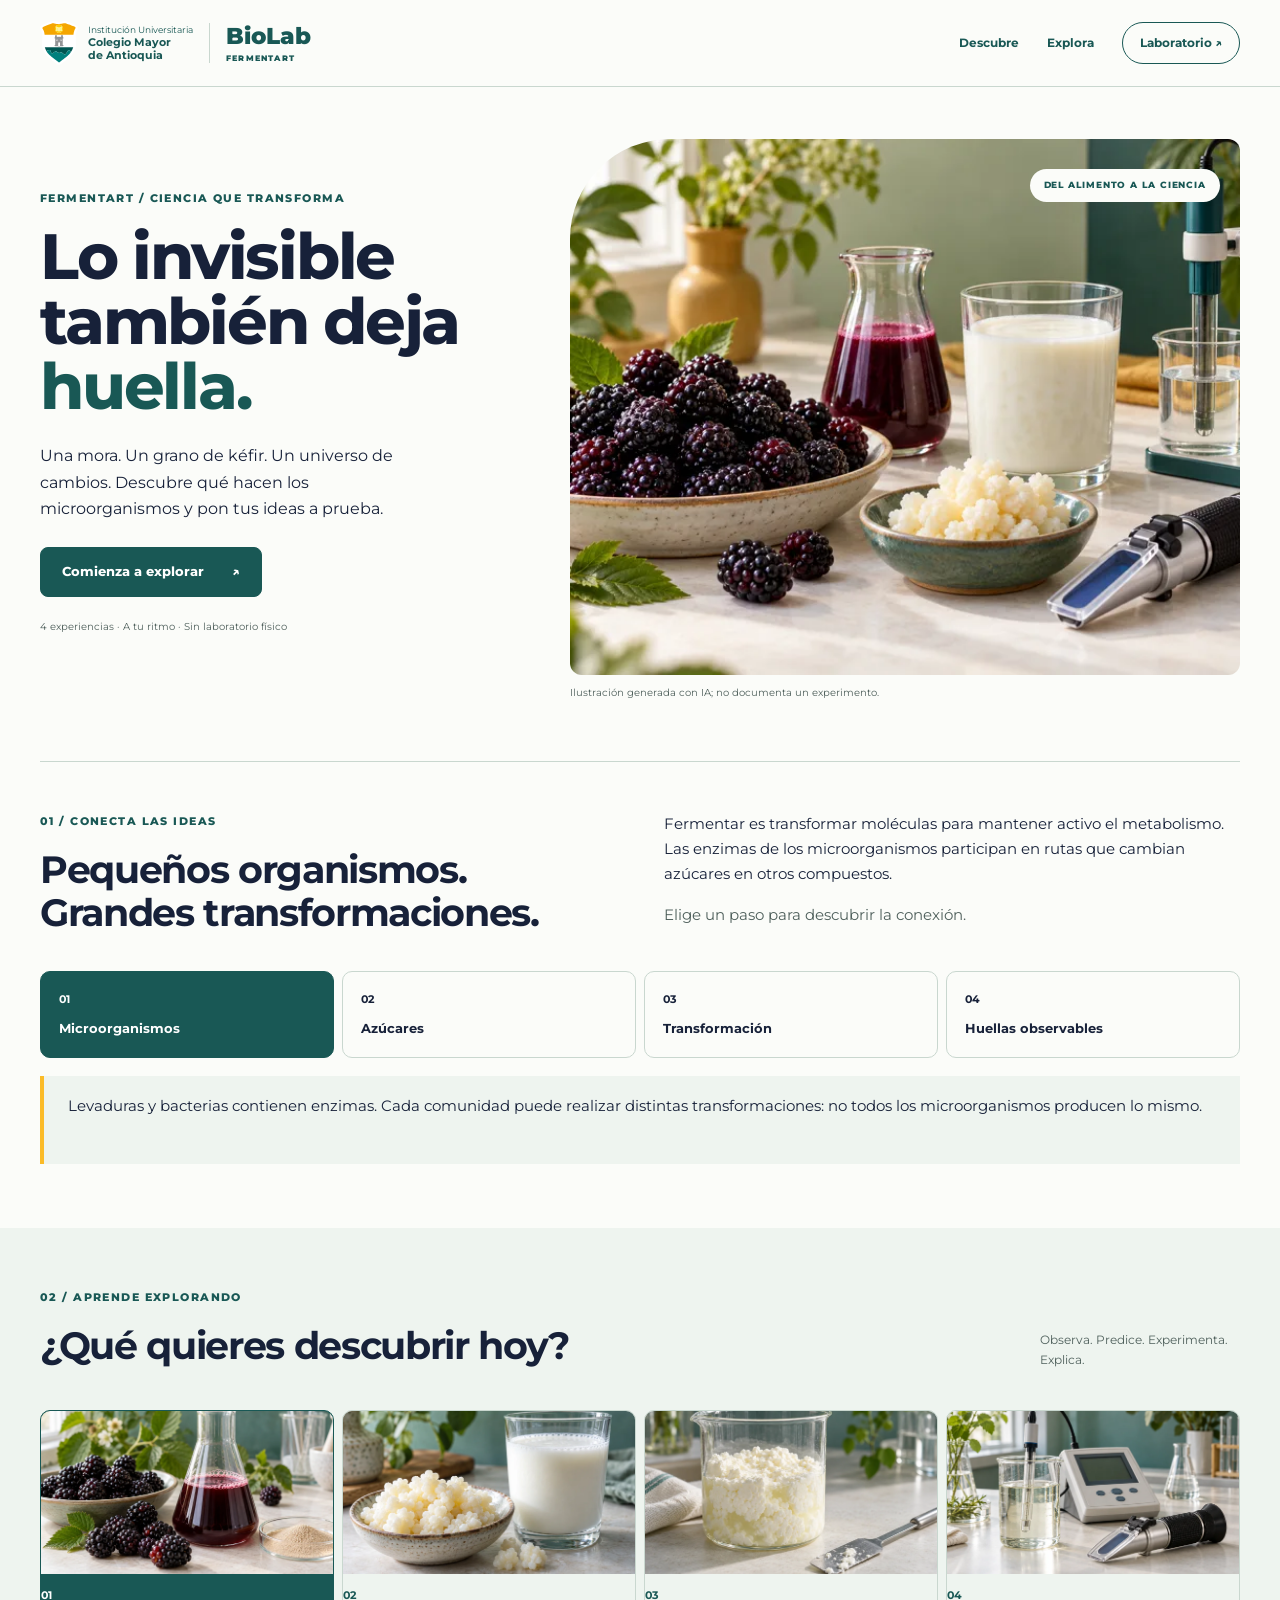
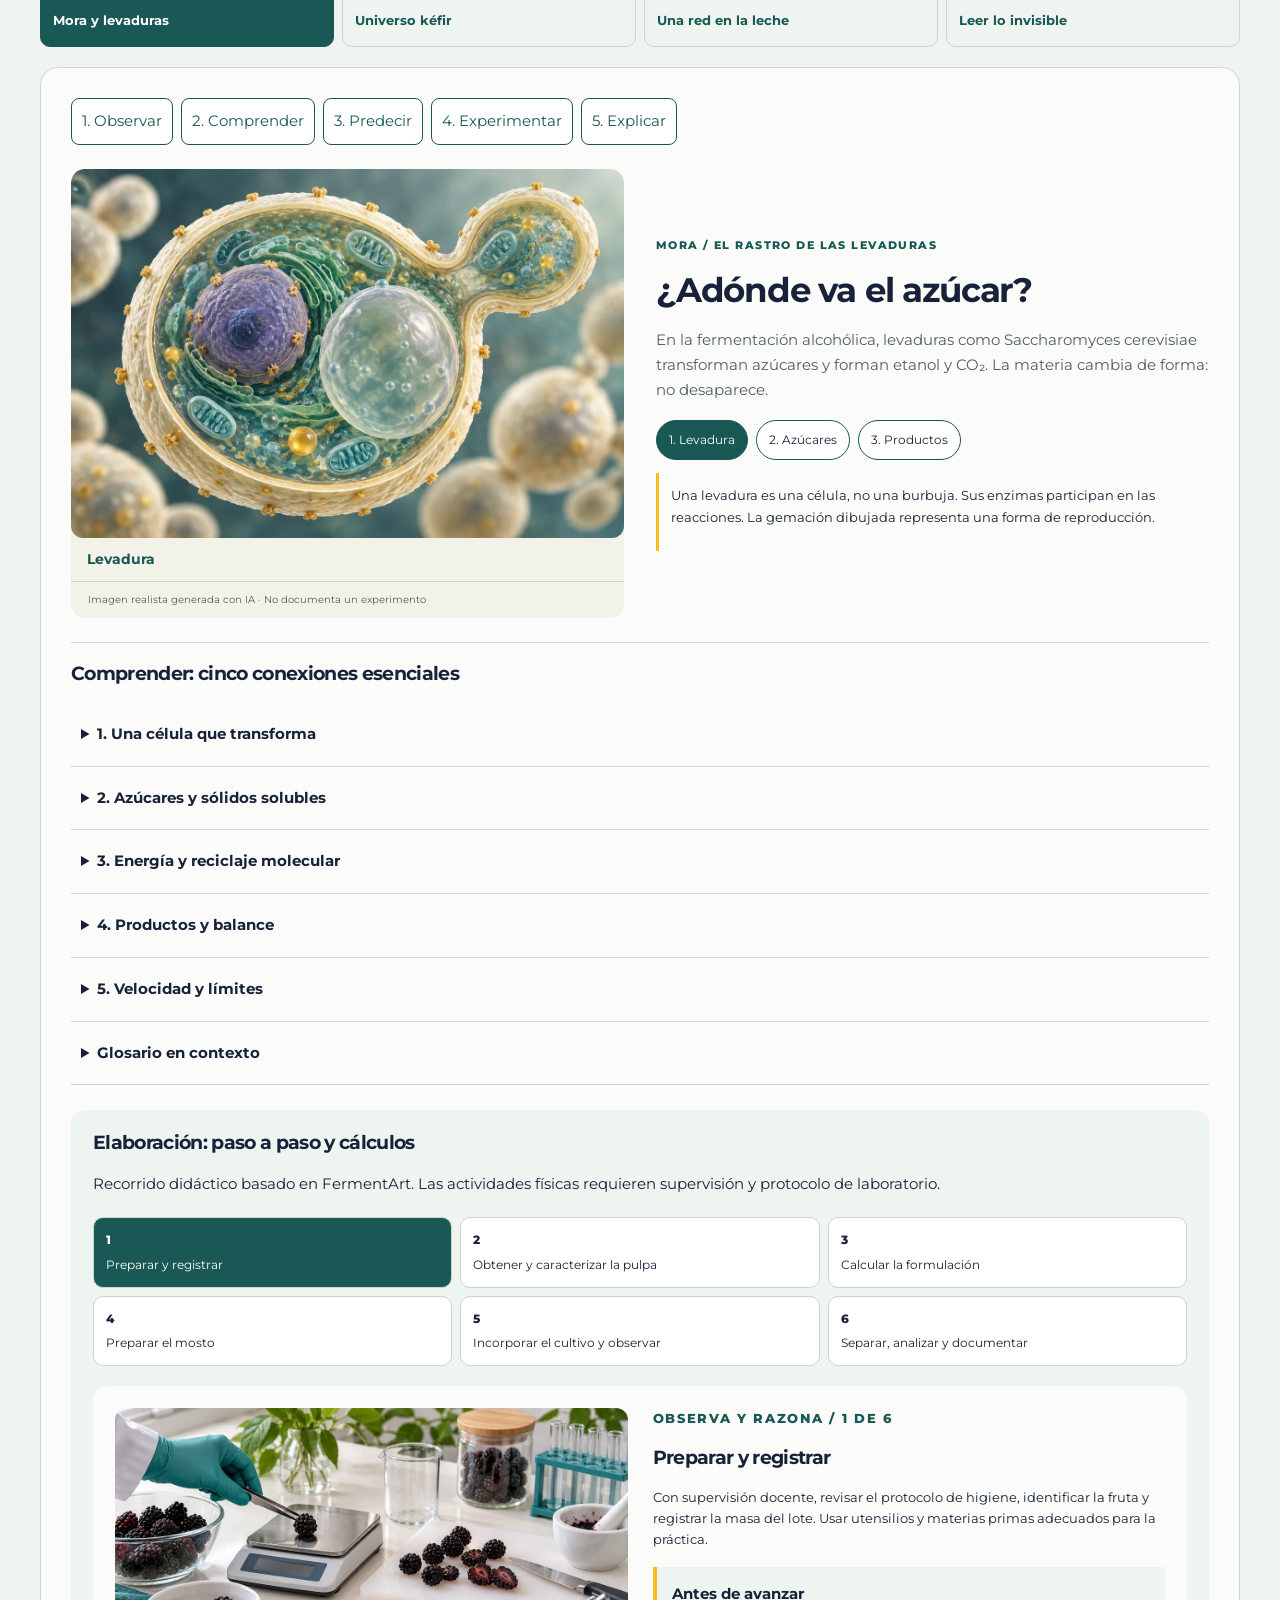
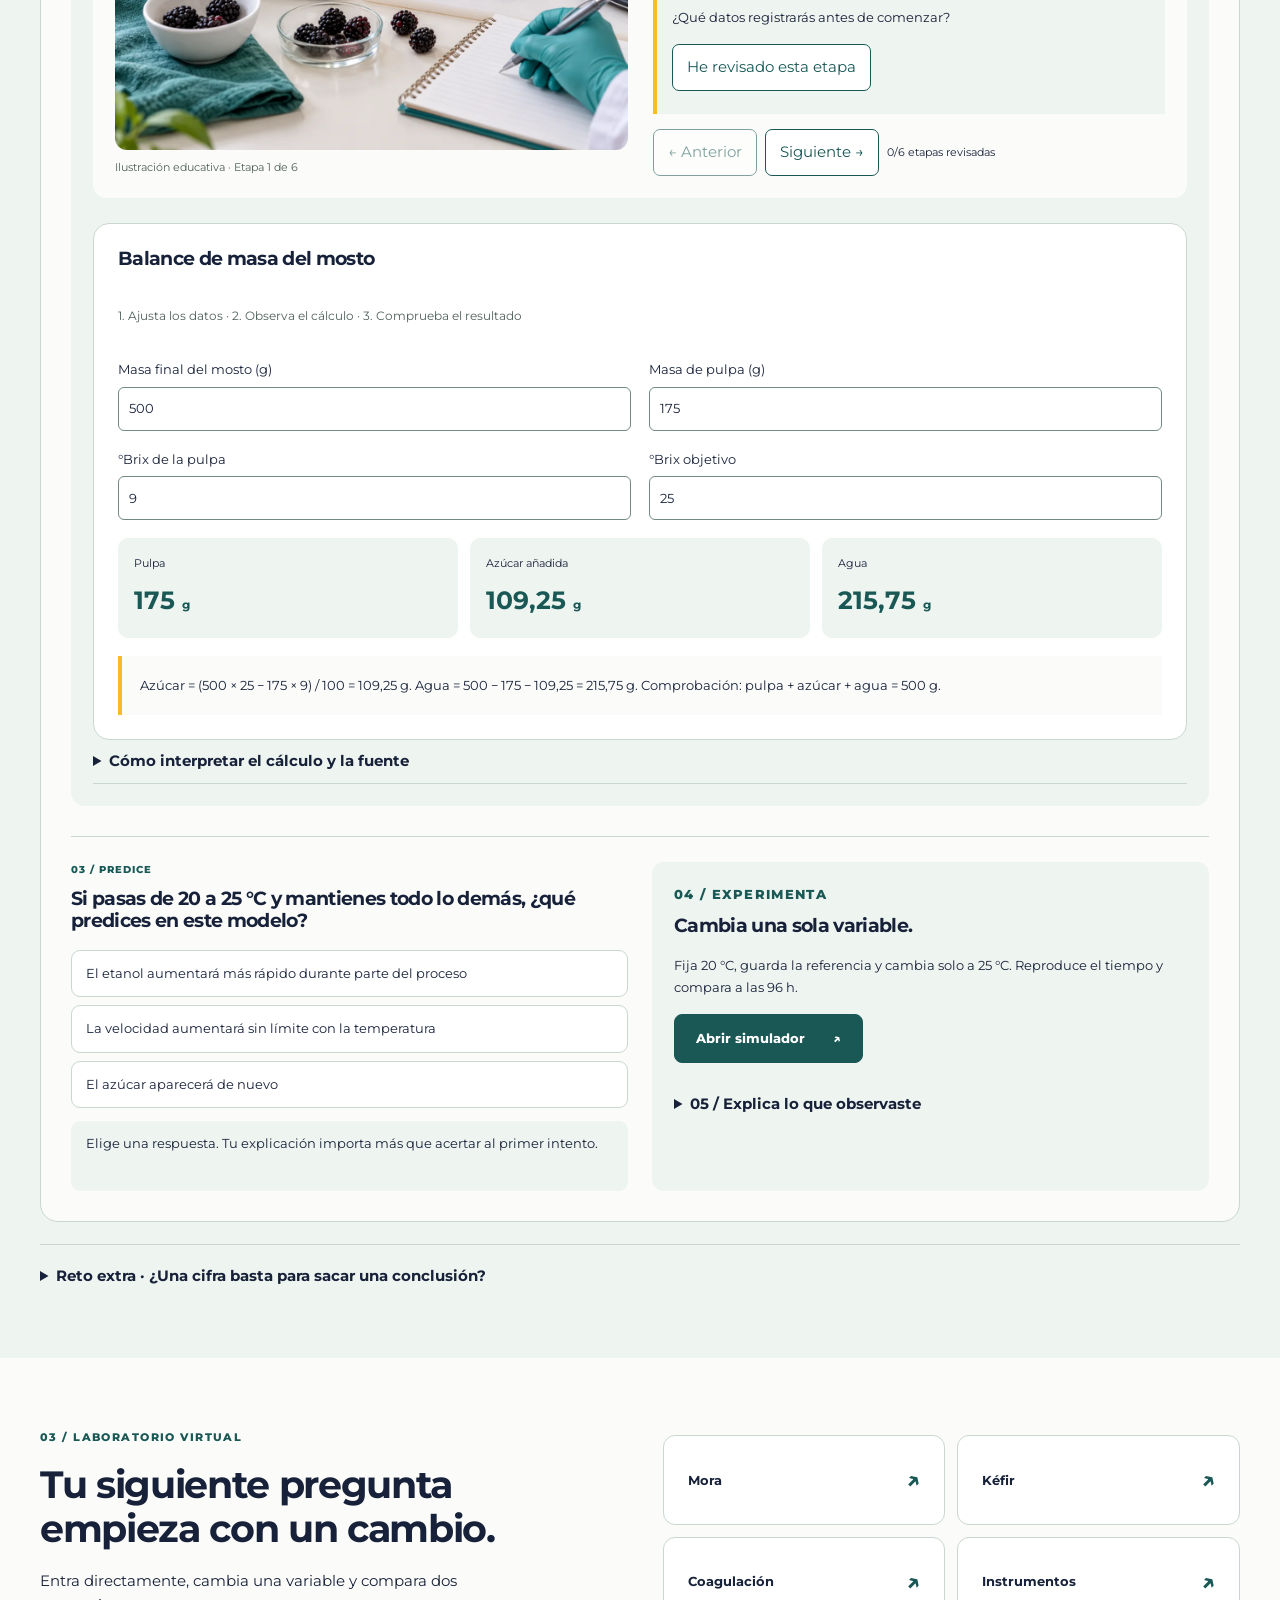
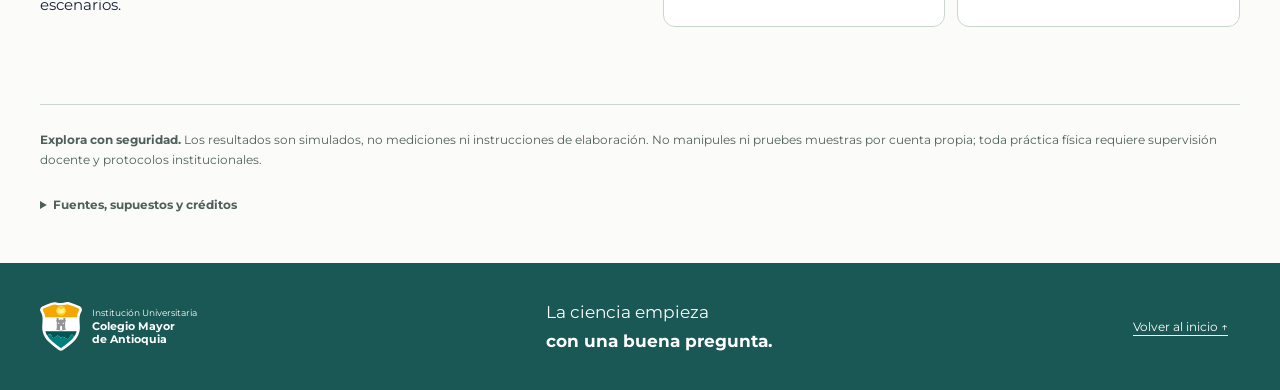
<file: index.html>
<!doctype html>
<html lang="es">
<head>
  <meta charset="utf-8">
  <meta name="viewport" content="width=device-width, initial-scale=1">
  <meta name="theme-color" content="#195855">
  <meta name="description" content="Explora la ciencia de la fermentación con FermentArt: ilustraciones, retos y cuatro simuladores educativos de BioLab Colmayor.">
  <title>FermentArt · BioLab Colmayor</title>
  <link rel="icon" href="favicon.svg" type="image/svg+xml">
  <link rel="manifest" href="manifest.webmanifest">
  <link rel="preload" href="assets/montserrat-variable.woff2" as="font" type="font/woff2" crossorigin>
  <link rel="stylesheet" href="assets/fermentart.css">
</head>
<body>
  <a class="skip" href="#inicio">Ir al contenido principal</a>
  <header class="header">
    <div class="wrap header-inner">
      <a class="brand" href="#inicio" aria-label="BioLab FermentArt, inicio">
        <img src="assets/colmayor-shield.svg" width="38" height="48" alt="Escudo Colmayor">
        <span class="institution">Institución Universitaria<strong>Colegio Mayor<br>de Antioquia</strong></span>
        <span class="brand-name">BioLab<small>FERMENTART</small></span>
      </a>
      <button id="mobileMenuBtn" class="menu-btn" aria-expanded="false" aria-controls="mobileNav">Menú ☰</button>
      <nav id="mobileNav" aria-label="Navegación principal">
        <a href="#fundamentos">Descubre</a><a href="#experiencias">Explora</a><a href="#simuladores">Laboratorio ↗</a>
      </nav>
    </div>
  </header>
  <main id="inicio">
    <section class="hero wrap">
      <div class="hero-copy">
        <p class="eyebrow">FERMENTART / CIENCIA QUE TRANSFORMA</p>
        <h1>Lo invisible<br>también deja<br><em>huella.</em></h1>
        <p class="lead">Una mora. Un grano de kéfir. Un universo de cambios. Descubre qué hacen los microorganismos y pon tus ideas a prueba.</p>
        <a class="button primary" href="#experiencias">Comienza a explorar <span aria-hidden="true">↗</span></a>
        <p class="hero-foot">4 experiencias · A tu ritmo · Sin laboratorio físico</p>
      </div>
      <figure class="hero-figure">
        <img src="assets/fermentart-hero.webp" srcset="assets/fermentart-hero-small.webp 768w, assets/fermentart-hero.webp 1536w" sizes="(max-width: 760px) 100vw, 58vw" width="1536" height="1024" alt="Ilustración de moras, kéfir, gránulos y dos instrumentos sobre una mesa de estudio" fetchpriority="high">
        <span class="image-label">DEL ALIMENTO A LA CIENCIA</span>
        <figcaption>Ilustración generada con IA; no documenta un experimento.</figcaption>
      </figure>
    </section>
<section id="fundamentos" class="intro wrap">
      <div><p class="eyebrow">01 / CONECTA LAS IDEAS</p><h2>Pequeños organismos.<br>Grandes transformaciones.</h2></div>
      <div><p>Fermentar es transformar moléculas para mantener activo el metabolismo. Las enzimas de los microorganismos participan en rutas que cambian azúcares en otros compuestos.</p><p class="muted">Elige un paso para descubrir la conexión.</p></div>
      <div class="concept-steps" aria-label="Etapas conceptuales de la fermentación">
        <button data-concept="0" aria-pressed="true"><span>01</span>Microorganismos</button>
        <button data-concept="1" aria-pressed="false"><span>02</span>Azúcares</button>
        <button data-concept="2" aria-pressed="false"><span>03</span>Transformación</button>
        <button data-concept="3" aria-pressed="false"><span>04</span>Huellas observables</button>
      </div>
      <div id="conceptDetail" class="concept-detail" role="status">Levaduras y bacterias contienen enzimas. Cada comunidad puede realizar distintas transformaciones: no todos los microorganismos producen lo mismo.</div>
    </section>
    <section id="experiencias" class="learning-section">
      <div class="wrap">
        <div class="section-heading"><div><p class="eyebrow">02 / APRENDE EXPLORANDO</p><h2>¿Qué quieres descubrir hoy?</h2></div><p>Observa. Predice. Experimenta. Explica.</p></div>
        <div class="module-tabs" role="tablist" aria-label="Experiencias FermentArt">
          <button role="tab" id="tab-alcohol" aria-controls="modulePanel" aria-selected="true" data-module="alcohol">01 <span>Mora y levaduras</span></button>
          <button role="tab" id="tab-lactic" aria-controls="modulePanel" aria-selected="false" tabindex="-1" data-module="lactic">02 <span>Universo kéfir</span></button>
          <button role="tab" id="tab-cheese" aria-controls="modulePanel" aria-selected="false" tabindex="-1" data-module="cheese">03 <span>Una red en la leche</span></button>
          <button role="tab" id="tab-instruments" aria-controls="modulePanel" aria-selected="false" tabindex="-1" data-module="instruments">04 <span>Leer lo invisible</span></button>
        </div>
        <article id="modulePanel" role="tabpanel" aria-labelledby="tab-alcohol" tabindex="0"></article>
        <details class="data-challenge"><summary>Reto extra · ¿Una cifra basta para sacar una conclusión?</summary><p>FermentArt presenta 9 °Brix para mora, pero otro ejemplo utiliza 14 °Brix y menciona maracuyá. ¿Qué harías antes de comparar?</p><div class="answers"><button data-audit="wrong">Promediar las dos cifras</button><button data-audit="right">Verificar fruta, muestra y unidades</button></div><p id="auditFeedback" role="status"></p><p class="muted">Masa y volumen tampoco son intercambiables: 500 g y 1500 mL describen magnitudes distintas. Una unidad dudosa como «200 litro» requiere revisar la fuente, no corregirla por intuición.</p></details>
      </div>
    </section>
    <section id="simuladores" class="lab-strip wrap">
      <div><p class="eyebrow">03 / LABORATORIO VIRTUAL</p><h2>Tu siguiente pregunta<br>empieza con un cambio.</h2><p>Entra directamente, cambia una variable y compara dos escenarios.</p></div>
      <div class="lab-links"><button data-sim="alcohol">Mora <span>↗</span></button><button data-sim="lactic">Kéfir <span>↗</span></button><button data-sim="cheese">Coagulación <span>↗</span></button><button data-sim="instruments">Instrumentos <span>↗</span></button></div>
    </section>
    <section class="wrap notes" aria-label="Alcance y fuentes">
      <p><strong>Explora con seguridad.</strong> Los resultados son simulados, no mediciones ni instrucciones de elaboración. No manipules ni pruebes muestras por cuenta propia; toda práctica física requiere supervisión docente y protocolos institucionales.</p>
      <details><summary>Fuentes, supuestos y créditos</summary><p>Referencia educativa: <cite>FermentArt vf 2026</cite>, presentación aportada por el docente. La mora y el kéfir conectan sus temas con esta experiencia. La coagulación es un fenómeno distinto y se conserva como comparación.</p><p>Los modelos simplifican cultivos, materias primas y condiciones. Sus parámetros no están validados para predecir un alimento real. Las escalas temporales ilustran tendencias y no son protocolos de producción.</p><p>Lecturas complementarias: <a href="https://openstax.org/books/microbiology/pages/8-4-fermentation" target="_blank" rel="noopener">OpenStax: fermentación</a>; <a href="https://www.frontiersin.org/journals/microbiology/articles/10.3389/fmicb.2020.01291/full" target="_blank" rel="noopener">Estudio de bacterias y levaduras en consorcios de kéfir</a>; <a href="https://www.mdpi.com/2311-5637/8/3/135" target="_blank" rel="noopener">referencias experimentales de kéfir</a>.</p><p>Identidad: Manual de comunicaciones y mercadeo V7, páginas 23 y 33. Escudo institucional del sitio CEITTO. Portada generada con IA; diagramas originales esquemáticos, sin escala microscópica. No se atribuyen beneficios de salud a estos modelos.</p></details>
    </section>
  </main>
  <footer class="footer"><div class="wrap footer-inner"><div class="brand"><img src="assets/colmayor-shield.svg" alt="" width="42" height="52"><span class="institution">Institución Universitaria<strong>Colegio Mayor<br>de Antioquia</strong></span></div><p>La ciencia empieza<br><strong>con una buena pregunta.</strong></p><a href="#inicio">Volver al inicio ↑</a></div></footer>
  <dialog id="drawer" aria-labelledby="drawerTitle">
    <div class="drawer-head"><div><p class="eyebrow">LABORATORIO / DATOS SIMULADOS</p><h2 id="drawerTitle">Simulador</h2></div><button id="closeDrawer" class="close" aria-label="Cerrar simulador" autofocus>×</button></div>
    <div id="drawerBody"></div>
  </dialog>
  <div id="toast" role="status" class="toast"></div>
  <noscript><p class="wrap">Activa JavaScript para explorar los módulos y simuladores. Los fundamentos y las fuentes siguen disponibles arriba.</p></noscript>
  <script src="assets/simulation-models.js"></script>
  <script src="assets/learning.js"></script>
  <script src="assets/fermentart-ui.js"></script>
  <script>if ('serviceWorker' in navigator && location.protocol.startsWith('http')) window.addEventListener('load', () => navigator.serviceWorker.register('service-worker.js').catch(() => {}));</script>
</body>
</html>
</file>
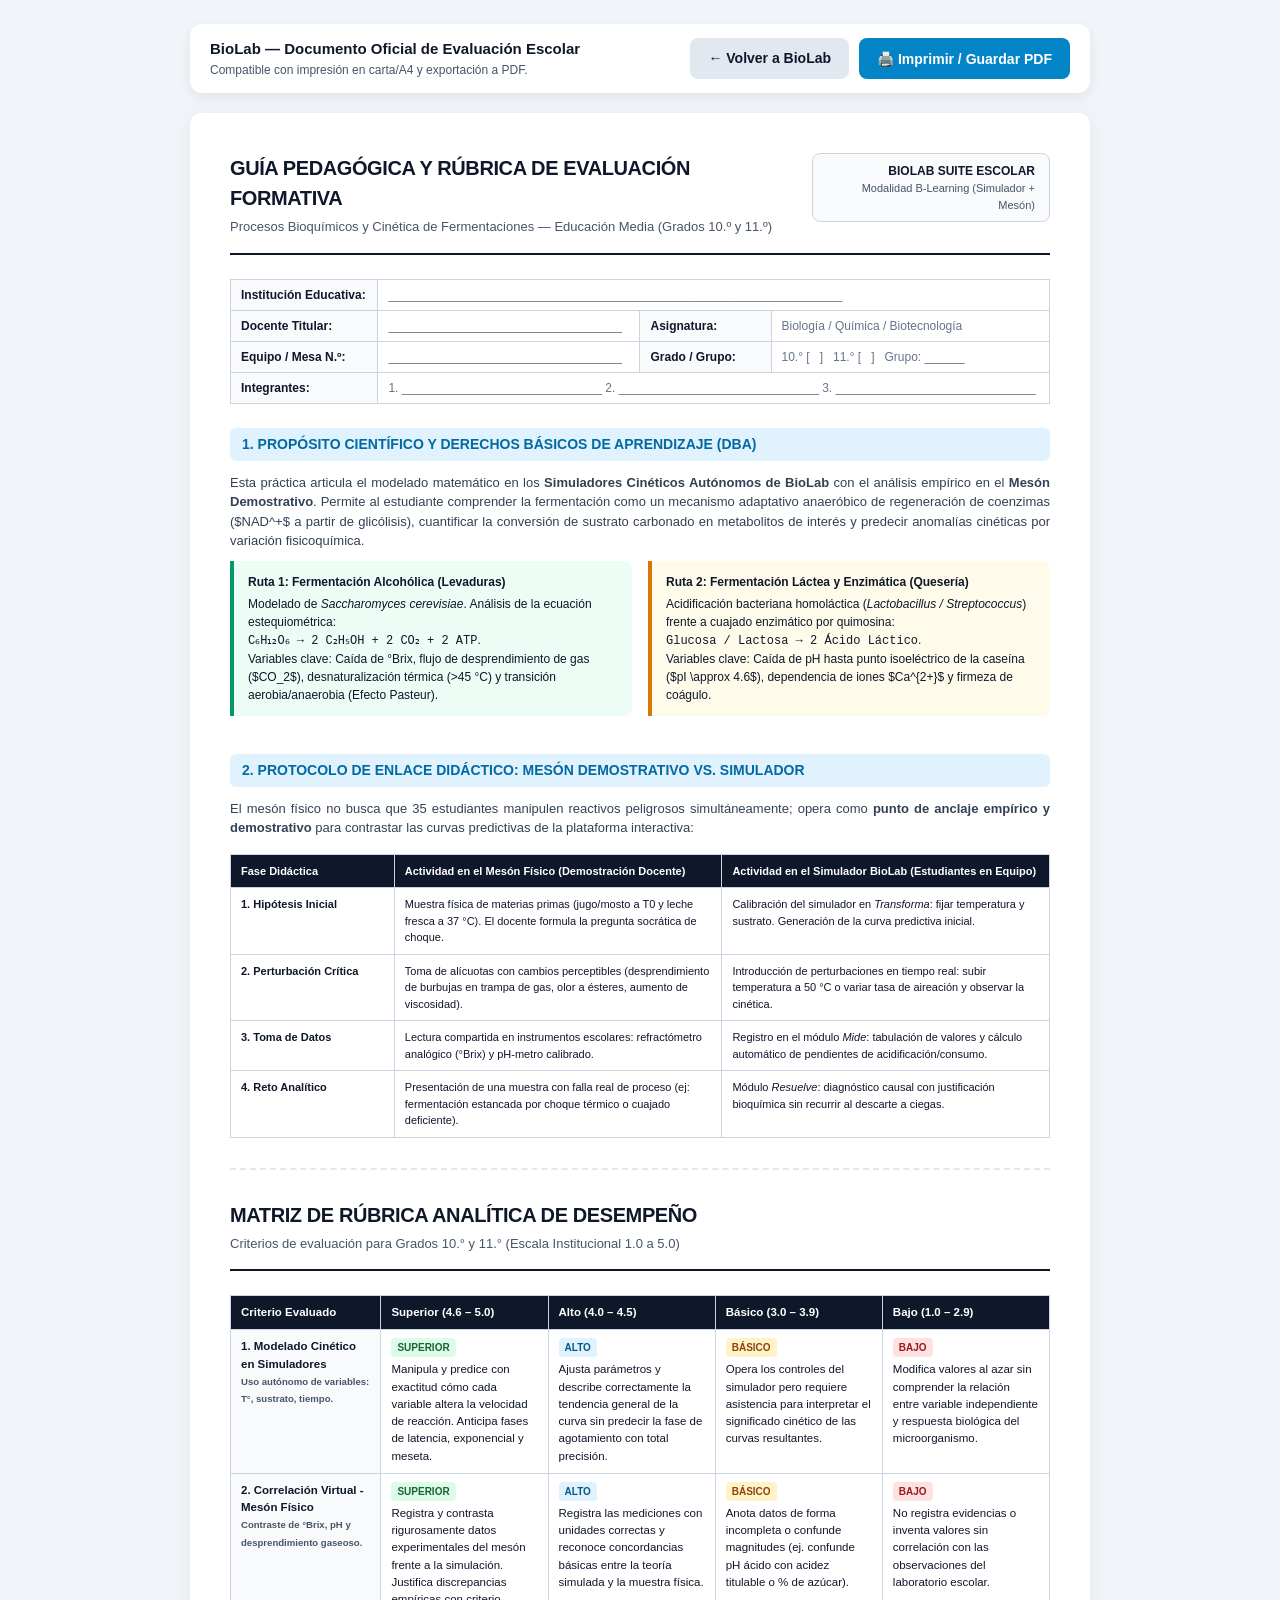
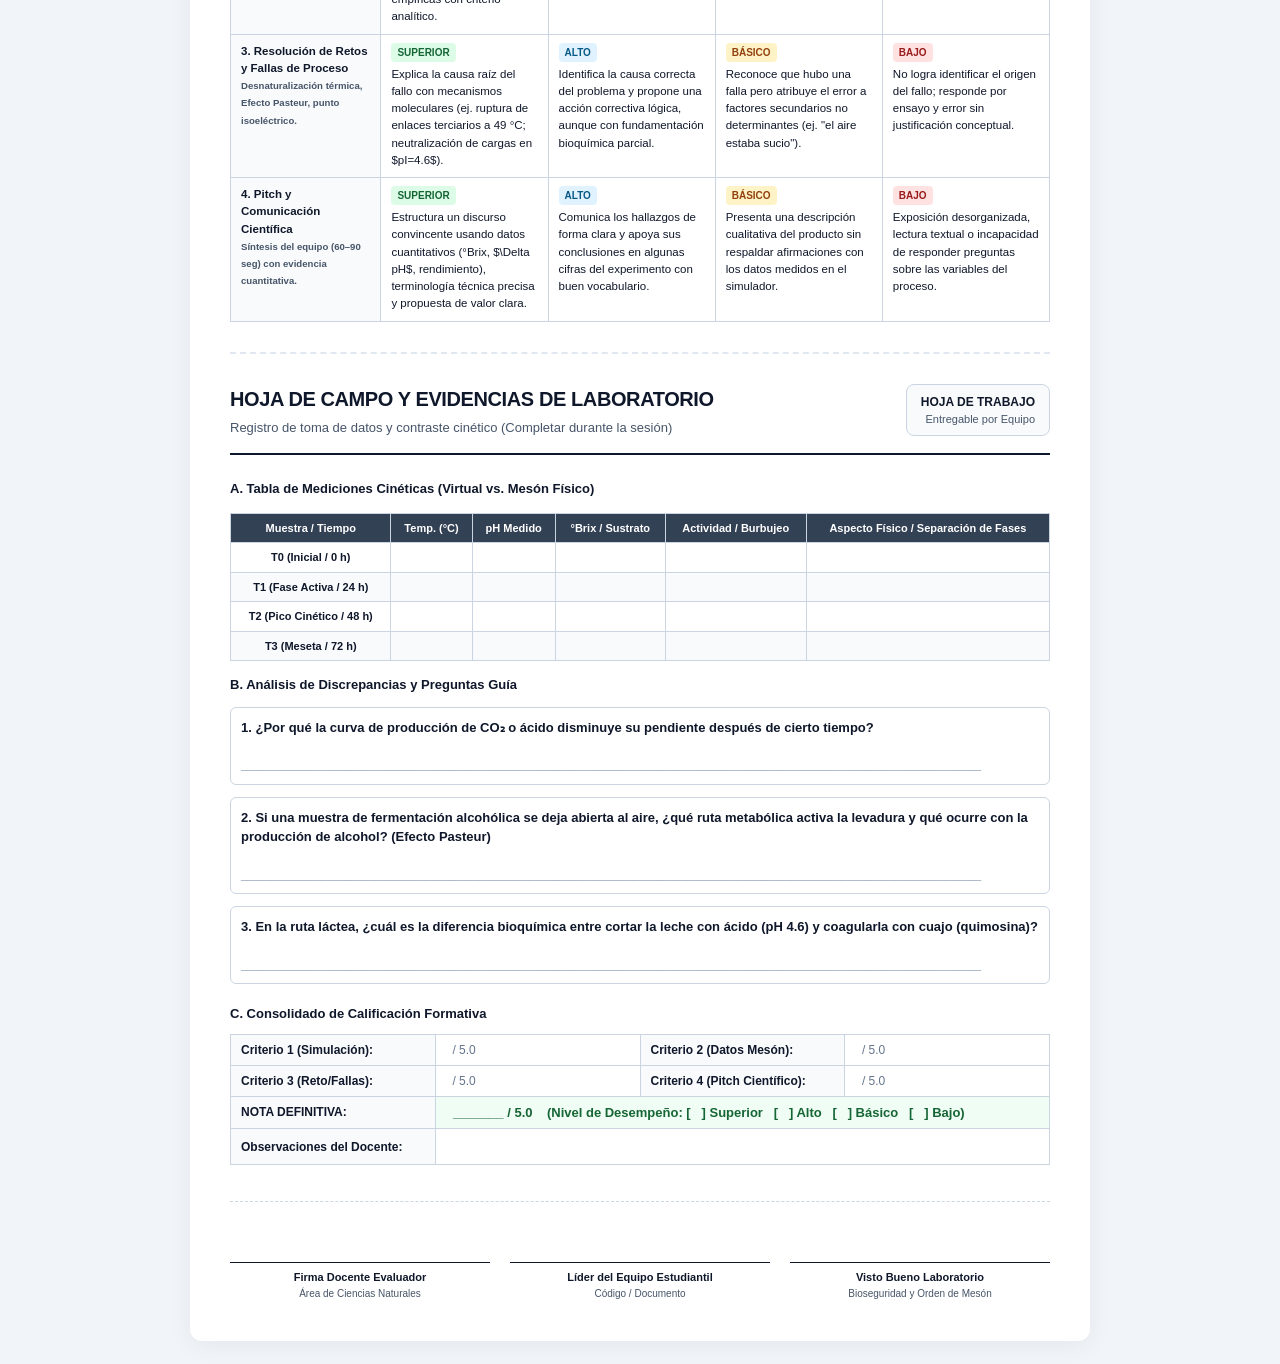
<file: guia-rubrica-docente.html>
<!DOCTYPE html>
<html lang="es">
<head>
  <meta charset="UTF-8">
  <meta name="viewport" content="width=device-width, initial-scale=1.0">
  <title>BioLab — Guía Pedagógica y Rúbrica de Evaluación Formativa (Grados 10 y 11)</title>
  <style>
    :root {
      --primary: #0284c7;
      --primary-dark: #0369a1;
      --text-main: #0f172a;
      --text-muted: #475569;
      --border: #cbd5e1;
      --bg-soft: #f8fafc;
      --navy: #0f172a;
      --green: #059669;
      --amber: #d97706;
      --purple: #7c3aed;
    }

    * {
      box-sizing: border-box;
      margin: 0;
      padding: 0;
    }

    body {
      font-family: -apple-system, BlinkMacSystemFont, "Segoe UI", Roboto, Helvetica, Arial, sans-serif;
      color: var(--text-main);
      background: #f1f5f9;
      line-height: 1.5;
      font-size: 13px;
      padding: 24px;
    }

    .no-print-bar {
      max-width: 900px;
      margin: 0 auto 20px;
      display: flex;
      justify-content: space-between;
      align-items: center;
      background: #ffffff;
      padding: 14px 20px;
      border-radius: 12px;
      box-shadow: 0 4px 12px rgba(15, 23, 42, 0.08);
    }

    .btn-action {
      display: inline-flex;
      align-items: center;
      gap: 8px;
      background: var(--primary);
      color: #ffffff;
      border: none;
      padding: 10px 18px;
      font-size: 14px;
      font-weight: 600;
      border-radius: 8px;
      cursor: pointer;
      text-decoration: none;
      transition: background 0.2s;
    }

    .btn-action:hover {
      background: var(--primary-dark);
    }

    .btn-secondary {
      background: #e2e8f0;
      color: var(--navy);
    }

    .btn-secondary:hover {
      background: #cbd5e1;
    }

    .document-page {
      max-width: 900px;
      margin: 0 auto;
      background: #ffffff;
      padding: 40px;
      border-radius: 12px;
      box-shadow: 0 4px 24px rgba(15, 23, 42, 0.06);
    }

    header.doc-header {
      border-bottom: 2px solid var(--navy);
      padding-bottom: 16px;
      margin-bottom: 24px;
      display: flex;
      justify-content: space-between;
      align-items: flex-start;
      gap: 20px;
    }

    .doc-brand h1 {
      font-size: 20px;
      font-weight: 800;
      color: var(--navy);
      text-transform: uppercase;
      letter-spacing: -0.02em;
    }

    .doc-brand p {
      font-size: 13px;
      color: var(--text-muted);
      margin-top: 4px;
    }

    .doc-meta-badge {
      background: var(--bg-soft);
      border: 1px solid var(--border);
      border-radius: 8px;
      padding: 8px 14px;
      text-align: right;
      font-size: 11px;
      color: var(--text-muted);
    }

    .doc-meta-badge strong {
      display: block;
      color: var(--navy);
      font-size: 12px;
    }

    .meta-table {
      width: 100%;
      border-collapse: collapse;
      margin-bottom: 24px;
      font-size: 12px;
    }

    .meta-table td {
      border: 1px solid var(--border);
      padding: 6px 10px;
      background: var(--bg-soft);
    }

    .meta-table td strong {
      color: var(--navy);
    }

    .meta-table td.field-line {
      background: #ffffff;
      color: #64748b;
    }

    h2.section-title {
      font-size: 14px;
      font-weight: 800;
      color: var(--navy);
      text-transform: uppercase;
      background: #e0f2fe;
      color: #0369a1;
      padding: 6px 12px;
      border-radius: 6px;
      margin: 24px 0 12px;
      display: flex;
      align-items: center;
      gap: 8px;
    }

    h3.sub-title {
      font-size: 13px;
      font-weight: 700;
      color: var(--navy);
      margin: 14px 0 6px;
    }

    p.text {
      margin-bottom: 10px;
      text-align: justify;
      color: #334155;
    }

    .grid-2 {
      display: grid;
      grid-template-columns: 1fr 1fr;
      gap: 16px;
      margin-bottom: 16px;
    }

    .callout {
      background: var(--bg-soft);
      border-left: 4px solid var(--primary);
      padding: 12px 14px;
      border-radius: 0 8px 8px 0;
      font-size: 12px;
      margin-bottom: 14px;
    }

    .callout.amber {
      border-left-color: var(--amber);
      background: #fffbeb;
    }

    .callout.green {
      border-left-color: var(--green);
      background: #ecfdf5;
    }

    /* Tabla de Rúbrica */
    table.rubric-table {
      width: 100%;
      border-collapse: collapse;
      margin: 16px 0 24px;
      font-size: 11.5px;
    }

    table.rubric-table th, table.rubric-table td {
      border: 1px solid var(--border);
      padding: 8px 10px;
      vertical-align: top;
    }

    table.rubric-table th {
      background: #0f172a;
      color: #ffffff;
      font-weight: 700;
      text-align: left;
    }

    table.rubric-table td.dim {
      font-weight: 700;
      background: var(--bg-soft);
      color: var(--navy);
      width: 18%;
    }

    .badge-score {
      display: inline-block;
      font-weight: 800;
      padding: 2px 6px;
      border-radius: 4px;
      font-size: 10px;
      margin-bottom: 4px;
    }
    .badge-sup { background: #dcfce7; color: #166534; }
    .badge-alt { background: #e0f2fe; color: #075985; }
    .badge-bas { background: #fef3c7; color: #92400e; }
    .badge-baj { background: #fee2e2; color: #991b1b; }

    /* Ficha de Registro de Campo */
    table.data-sheet {
      width: 100%;
      border-collapse: collapse;
      margin: 14px 0;
      font-size: 11px;
    }

    table.data-sheet th, table.data-sheet td {
      border: 1px solid var(--border);
      padding: 6px 8px;
      text-align: center;
    }

    table.data-sheet th {
      background: #334155;
      color: #ffffff;
      font-weight: 600;
    }

    table.data-sheet tr:nth-child(even) td {
      background: #f8fafc;
    }

    .signature-grid {
      display: grid;
      grid-template-columns: 1fr 1fr 1fr;
      gap: 20px;
      margin-top: 36px;
      padding-top: 20px;
      border-top: 1px dashed var(--border);
    }

    .signature-box {
      text-align: center;
    }

    .signature-line {
      border-top: 1px solid var(--navy);
      margin-top: 40px;
      padding-top: 6px;
      font-size: 11px;
      font-weight: 600;
      color: var(--navy);
    }

    .signature-sub {
      font-size: 10px;
      color: var(--text-muted);
    }

    .page-break {
      page-break-before: always;
      margin-top: 30px;
      padding-top: 20px;
      border-top: 2px dashed #e2e8f0;
    }

    @media print {
      body {
        background: #ffffff;
        padding: 0;
        font-size: 11px;
      }

      .no-print-bar {
        display: none !important;
      }

      .document-page {
        box-shadow: none;
        padding: 0;
        max-width: 100%;
      }

      .page-break {
        page-break-before: always;
        border: none;
        margin-top: 0;
        padding-top: 0;
      }

      h2.section-title {
        background: #f1f5f9 !important;
        color: #0f172a !important;
        border: 1px solid #cbd5e1;
        -webkit-print-color-adjust: exact;
        print-color-adjust: exact;
      }

      table.rubric-table th {
        background: #1e293b !important;
        color: #ffffff !important;
        -webkit-print-color-adjust: exact;
        print-color-adjust: exact;
      }

      table.data-sheet th {
        background: #334155 !important;
        color: #ffffff !important;
        -webkit-print-color-adjust: exact;
        print-color-adjust: exact;
      }
    }
  </style>
</head>
<body>

  <!-- Barra de control en pantalla (Oculta al imprimir) -->
  <div class="no-print-bar">
    <div>
      <strong style="color:var(--navy);font-size:15px">BioLab — Documento Oficial de Evaluación Escolar</strong>
      <p style="font-size:12px;color:var(--text-muted)">Compatible con impresión en carta/A4 y exportación a PDF.</p>
    </div>
    <div style="display:flex;gap:10px">
      <a href="index.html" class="btn-action btn-secondary">← Volver a BioLab</a>
      <button onclick="window.print()" class="btn-action">🖨️ Imprimir / Guardar PDF</button>
    </div>
  </div>

  <div class="document-page">

    <!-- Encabezado Institucional -->
    <header class="doc-header">
      <div class="doc-brand">
        <h1>Guía Pedagógica y Rúbrica de Evaluación Formativa</h1>
        <p>Procesos Bioquímicos y Cinética de Fermentaciones — Educación Media (Grados 10.º y 11.º)</p>
      </div>
      <div class="doc-meta-badge">
        <strong>BIOLAB SUITE ESCOLAR</strong>
        <span>Modalidad B-Learning (Simulador + Mesón)</span>
      </div>
    </header>

    <!-- Ficha de Identificación -->
    <table class="meta-table">
      <tr>
        <td style="width:18%"><strong>Institución Educativa:</strong></td>
        <td class="field-line" colspan="3">____________________________________________________________________</td>
      </tr>
      <tr>
        <td><strong>Docente Titular:</strong></td>
        <td class="field-line" style="width:32%">___________________________________</td>
        <td style="width:16%"><strong>Asignatura:</strong></td>
        <td class="field-line" style="width:34%">Biología / Química / Biotecnología</td>
      </tr>
      <tr>
        <td><strong>Equipo / Mesa N.º:</strong></td>
        <td class="field-line">___________________________________</td>
        <td><strong>Grado / Grupo:</strong></td>
        <td class="field-line">10.° [ &nbsp; ] &nbsp; 11.° [ &nbsp; ] &nbsp; Grupo: ______</td>
      </tr>
      <tr>
        <td><strong>Integrantes:</strong></td>
        <td class="field-line" colspan="3">1. ______________________________ 2. ______________________________ 3. ______________________________</td>
      </tr>
    </table>

    <!-- 1. Fundamentación y Objetivos de Aprendizaje -->
    <h2 class="section-title">1. Propósito Científico y Derechos Básicos de Aprendizaje (DBA)</h2>
    <p class="text">
      Esta práctica articula el modelado matemático en los <strong>Simuladores Cinéticos Autónomos de BioLab</strong> con el análisis empírico en el <strong>Mesón Demostrativo</strong>. Permite al estudiante comprender la fermentación como un mecanismo adaptativo anaeróbico de regeneración de coenzimas ($NAD^+$ a partir de glicólisis), cuantificar la conversión de sustrato carbonado en metabolitos de interés y predecir anomalías cinéticas por variación fisicoquímica.
    </p>

    <div class="grid-2">
      <div class="callout green">
        <strong>Ruta 1: Fermentación Alcohólica (Levaduras)</strong>
        <p style="margin-top:4px">
          Modelado de <em>Saccharomyces cerevisiae</em>. Análisis de la ecuación estequiométrica:
          <br><code>C₆H₁₂O₆ → 2 C₂H₅OH + 2 CO₂ + 2 ATP</code>.
          <br>Variables clave: Caída de °Brix, flujo de desprendimiento de gas ($CO_2$), desnaturalización térmica (&gt;45 °C) y transición aerobia/anaerobia (Efecto Pasteur).
        </p>
      </div>
      <div class="callout amber">
        <strong>Ruta 2: Fermentación Láctea y Enzimática (Quesería)</strong>
        <p style="margin-top:4px">
          Acidificación bacteriana homoláctica (<em>Lactobacillus / Streptococcus</em>) frente a cuajado enzimático por quimosina:
          <br><code>Glucosa / Lactosa → 2 Ácido Láctico</code>.
          <br>Variables clave: Caída de pH hasta punto isoeléctrico de la caseína ($pI \approx 4.6$), dependencia de iones $Ca^{2+}$ y firmeza de coágulo.
        </p>
      </div>
    </div>

    <!-- 2. Articulación Didáctica del Mesón Demostrativo -->
    <h2 class="section-title">2. Protocolo de Enlace Didáctico: Mesón Demostrativo vs. Simulador</h2>
    <p class="text">
      El mesón físico no busca que 35 estudiantes manipulen reactivos peligrosos simultáneamente; opera como <strong>punto de anclaje empírico y demostrativo</strong> para contrastar las curvas predictivas de la plataforma interactiva:
    </p>

    <table class="rubric-table" style="font-size:11px">
      <thead>
        <tr>
          <th style="width:20%">Fase Didáctica</th>
          <th style="width:40%">Actividad en el Mesón Físico (Demostración Docente)</th>
          <th style="width:40%">Actividad en el Simulador BioLab (Estudiantes en Equipo)</th>
        </tr>
      </thead>
      <tbody>
        <tr>
          <td><strong>1. Hipótesis Inicial</strong></td>
          <td>Muestra física de materias primas (jugo/mosto a T0 y leche fresca a 37 °C). El docente formula la pregunta socrática de choque.</td>
          <td>Calibración del simulador en <em>Transforma</em>: fijar temperatura y sustrato. Generación de la curva predictiva inicial.</td>
        </tr>
        <tr>
          <td><strong>2. Perturbación Crítica</strong></td>
          <td>Toma de alícuotas con cambios perceptibles (desprendimiento de burbujas en trampa de gas, olor a ésteres, aumento de viscosidad).</td>
          <td>Introducción de perturbaciones en tiempo real: subir temperatura a 50 °C o variar tasa de aireación y observar la cinética.</td>
        </tr>
        <tr>
          <td><strong>3. Toma de Datos</strong></td>
          <td>Lectura compartida en instrumentos escolares: refractómetro analógico (°Brix) y pH-metro calibrado.</td>
          <td>Registro en el módulo <em>Mide</em>: tabulación de valores y cálculo automático de pendientes de acidificación/consumo.</td>
        </tr>
        <tr>
          <td><strong>4. Reto Analítico</strong></td>
          <td>Presentación de una muestra con falla real de proceso (ej: fermentación estancada por choque térmico o cuajado deficiente).</td>
          <td>Módulo <em>Resuelve</em>: diagnóstico causal con justificación bioquímica sin recurrir al descarte a ciegas.</td>
        </tr>
      </tbody>
    </table>

    <div class="page-break"></div>

    <!-- 3. Rúbrica Analítica de Evaluación Formativa -->
    <header class="doc-header" style="margin-top:10px">
      <div class="doc-brand">
        <h1>Matriz de Rúbrica Analítica de Desempeño</h1>
        <p>Criterios de evaluación para Grados 10.° y 11.° (Escala Institucional 1.0 a 5.0)</p>
      </div>
    </header>

    <table class="rubric-table">
      <thead>
        <tr>
          <th>Criterio Evaluado</th>
          <th style="width:20%">Superior (4.6 – 5.0)</th>
          <th style="width:20%">Alto (4.0 – 4.5)</th>
          <th style="width:20%">Básico (3.0 – 3.9)</th>
          <th style="width:20%">Bajo (1.0 – 2.9)</th>
        </tr>
      </thead>
      <tbody>
        <tr>
          <td class="dim">
            <strong>1. Modelado Cinético en Simuladores</strong>
            <br><small style="color:var(--text-muted)">Uso autónomo de variables: T°, sustrato, tiempo.</small>
          </td>
          <td>
            <span class="badge-score badge-sup">SUPERIOR</span><br>
            Manipula y predice con exactitud cómo cada variable altera la velocidad de reacción. Anticipa fases de latencia, exponencial y meseta.
          </td>
          <td>
            <span class="badge-score badge-alt">ALTO</span><br>
            Ajusta parámetros y describe correctamente la tendencia general de la curva sin predecir la fase de agotamiento con total precisión.
          </td>
          <td>
            <span class="badge-score badge-bas">BÁSICO</span><br>
            Opera los controles del simulador pero requiere asistencia para interpretar el significado cinético de las curvas resultantes.
          </td>
          <td>
            <span class="badge-score badge-baj">BAJO</span><br>
            Modifica valores al azar sin comprender la relación entre variable independiente y respuesta biológica del microorganismo.
          </td>
        </tr>

        <tr>
          <td class="dim">
            <strong>2. Correlación Virtual - Mesón Físico</strong>
            <br><small style="color:var(--text-muted)">Contraste de °Brix, pH y desprendimiento gaseoso.</small>
          </td>
          <td>
            <span class="badge-score badge-sup">SUPERIOR</span><br>
            Registra y contrasta rigurosamente datos experimentales del mesón frente a la simulación. Justifica discrepancias empíricas con criterio analítico.
          </td>
          <td>
            <span class="badge-score badge-alt">ALTO</span><br>
            Registra las mediciones con unidades correctas y reconoce concordancias básicas entre la teoría simulada y la muestra física.
          </td>
          <td>
            <span class="badge-score badge-bas">BÁSICO</span><br>
            Anota datos de forma incompleta o confunde magnitudes (ej. confunde pH ácido con acidez titulable o % de azúcar).
          </td>
          <td>
            <span class="badge-score badge-baj">BAJO</span><br>
            No registra evidencias o inventa valores sin correlación con las observaciones del laboratorio escolar.
          </td>
        </tr>

        <tr>
          <td class="dim">
            <strong>3. Resolución de Retos y Fallas de Proceso</strong>
            <br><small style="color:var(--text-muted)">Desnaturalización térmica, Efecto Pasteur, punto isoeléctrico.</small>
          </td>
          <td>
            <span class="badge-score badge-sup">SUPERIOR</span><br>
            Explica la causa raíz del fallo con mecanismos moleculares (ej. ruptura de enlaces terciarios a 49 °C; neutralización de cargas en $pI=4.6$).
          </td>
          <td>
            <span class="badge-score badge-alt">ALTO</span><br>
            Identifica la causa correcta del problema y propone una acción correctiva lógica, aunque con fundamentación bioquímica parcial.
          </td>
          <td>
            <span class="badge-score badge-bas">BÁSICO</span><br>
            Reconoce que hubo una falla pero atribuye el error a factores secundarios no determinantes (ej. "el aire estaba sucio").
          </td>
          <td>
            <span class="badge-score badge-baj">BAJO</span><br>
            No logra identificar el origen del fallo; responde por ensayo y error sin justificación conceptual.
          </td>
        </tr>

        <tr>
          <td class="dim">
            <strong>4. Pitch y Comunicación Científica</strong>
            <br><small style="color:var(--text-muted)">Síntesis del equipo (60–90 seg) con evidencia cuantitativa.</small>
          </td>
          <td>
            <span class="badge-score badge-sup">SUPERIOR</span><br>
            Estructura un discurso convincente usando datos cuantitativos (°Brix, $\Delta pH$, rendimiento), terminología técnica precisa y propuesta de valor clara.
          </td>
          <td>
            <span class="badge-score badge-alt">ALTO</span><br>
            Comunica los hallazgos de forma clara y apoya sus conclusiones en algunas cifras del experimento con buen vocabulario.
          </td>
          <td>
            <span class="badge-score badge-bas">BÁSICO</span><br>
            Presenta una descripción cualitativa del producto sin respaldar afirmaciones con los datos medidos en el simulador.
          </td>
          <td>
            <span class="badge-score badge-baj">BAJO</span><br>
            Exposición desorganizada, lectura textual o incapacidad de responder preguntas sobre las variables del proceso.
          </td>
        </tr>
      </tbody>
    </table>

    <div class="page-break"></div>

    <!-- 4. Ficha de Registro de Campo y Toma de Datos para el Estudiante -->
    <header class="doc-header" style="margin-top:10px">
      <div class="doc-brand">
        <h1>Hoja de Campo y Evidencias de Laboratorio</h1>
        <p>Registro de toma de datos y contraste cinético (Completar durante la sesión)</p>
      </div>
      <div class="doc-meta-badge">
        <strong>HOJA DE TRABAJO</strong>
        <span>Entregable por Equipo</span>
      </div>
    </header>

    <h3 class="sub-title">A. Tabla de Mediciones Cinéticas (Virtual vs. Mesón Físico)</h3>
    <table class="data-sheet">
      <thead>
        <tr>
          <th>Muestra / Tiempo</th>
          <th>Temp. (°C)</th>
          <th>pH Medido</th>
          <th>°Brix / Sustrato</th>
          <th>Actividad / Burbujeo</th>
          <th>Aspecto Físico / Separación de Fases</th>
        </tr>
      </thead>
      <tbody>
        <tr>
          <td><strong>T0 (Inicial / 0 h)</strong></td>
          <td>&nbsp;</td>
          <td>&nbsp;</td>
          <td>&nbsp;</td>
          <td>&nbsp;</td>
          <td>&nbsp;</td>
        </tr>
        <tr>
          <td><strong>T1 (Fase Activa / 24 h)</strong></td>
          <td>&nbsp;</td>
          <td>&nbsp;</td>
          <td>&nbsp;</td>
          <td>&nbsp;</td>
          <td>&nbsp;</td>
        </tr>
        <tr>
          <td><strong>T2 (Pico Cinético / 48 h)</strong></td>
          <td>&nbsp;</td>
          <td>&nbsp;</td>
          <td>&nbsp;</td>
          <td>&nbsp;</td>
          <td>&nbsp;</td>
        </tr>
        <tr>
          <td><strong>T3 (Meseta / 72 h)</strong></td>
          <td>&nbsp;</td>
          <td>&nbsp;</td>
          <td>&nbsp;</td>
          <td>&nbsp;</td>
          <td>&nbsp;</td>
        </tr>
      </tbody>
    </table>

    <h3 class="sub-title">B. Análisis de Discrepancias y Preguntas Guía</h3>
    <div style="display:flex;flex-direction:column;gap:12px;margin:12px 0 20px">
      <div style="border:1px solid var(--border);padding:10px;border-radius:6px">
        <strong>1. ¿Por qué la curva de producción de CO₂ o ácido disminuye su pendiente después de cierto tiempo?</strong>
        <p style="color:#94a3b8;margin-top:20px;font-size:11px">_________________________________________________________________________________________________________________________</p>
      </div>
      <div style="border:1px solid var(--border);padding:10px;border-radius:6px">
        <strong>2. Si una muestra de fermentación alcohólica se deja abierta al aire, ¿qué ruta metabólica activa la levadura y qué ocurre con la producción de alcohol? (Efecto Pasteur)</strong>
        <p style="color:#94a3b8;margin-top:20px;font-size:11px">_________________________________________________________________________________________________________________________</p>
      </div>
      <div style="border:1px solid var(--border);padding:10px;border-radius:6px">
        <strong>3. En la ruta láctea, ¿cuál es la diferencia bioquímica entre cortar la leche con ácido (pH 4.6) y coagularla con cuajo (quimosina)?</strong>
        <p style="color:#94a3b8;margin-top:20px;font-size:11px">_________________________________________________________________________________________________________________________</p>
      </div>
    </div>

    <!-- Valoración Final y Firmas -->
    <h3 class="sub-title">C. Consolidado de Calificación Formativa</h3>
    <table class="meta-table" style="margin-top:10px">
      <tr>
        <td style="width:25%"><strong>Criterio 1 (Simulación):</strong></td>
        <td style="width:25%;background:#fff" class="field-line">&nbsp; / 5.0</td>
        <td style="width:25%"><strong>Criterio 2 (Datos Mesón):</strong></td>
        <td style="width:25%;background:#fff" class="field-line">&nbsp; / 5.0</td>
      </tr>
      <tr>
        <td><strong>Criterio 3 (Reto/Fallas):</strong></td>
        <td style="background:#fff" class="field-line">&nbsp; / 5.0</td>
        <td><strong>Criterio 4 (Pitch Científico):</strong></td>
        <td style="background:#fff" class="field-line">&nbsp; / 5.0</td>
      </tr>
      <tr>
        <td><strong>NOTA DEFINITIVA:</strong></td>
        <td colspan="3" style="background:#f0fdf4;font-size:13px;font-weight:bold;color:#166534">
          &nbsp; _______ / 5.0 &nbsp;&nbsp; (Nivel de Desempeño: [ &nbsp; ] Superior &nbsp; [ &nbsp; ] Alto &nbsp; [ &nbsp; ] Básico &nbsp; [ &nbsp; ] Bajo)
        </td>
      </tr>
      <tr>
        <td><strong>Observaciones del Docente:</strong></td>
        <td colspan="3" style="background:#fff;height:36px" class="field-line">
          &nbsp;
        </td>
      </tr>
    </table>

    <div class="signature-grid">
      <div class="signature-box">
        <div class="signature-line">Firma Docente Evaluador</div>
        <div class="signature-sub">Área de Ciencias Naturales</div>
      </div>
      <div class="signature-box">
        <div class="signature-line">Líder del Equipo Estudiantil</div>
        <div class="signature-sub">Código / Documento</div>
      </div>
      <div class="signature-box">
        <div class="signature-line">Visto Bueno Laboratorio</div>
        <div class="signature-sub">Bioseguridad y Orden de Mesón</div>
      </div>
    </div>

  </div>

</body>
</html>
</file>
<file: assets/fermentart.css>
@font-face { font-family: Montserrat; src: url('montserrat-variable.woff2') format('woff2'); font-weight: 100 900; font-display: swap; }
:root { --ink:#172139; --green:#195855; --teal:#108181; --gold:#fbbb28; --orange:#e9901e; --paper:#fbfcf9; --mist:#eef4ef; --line:#c9d7cf; --muted:#4f605c; }
* { box-sizing:border-box; }
html { scroll-behavior:smooth; scroll-padding-top:100px; }
body { margin:0; color:var(--ink); background:var(--paper); font-family:Montserrat,Arial,sans-serif; font-size:15px; line-height:1.65; }
button,input,select { font:inherit; }
button,a,input,select,summary { -webkit-tap-highlight-color:transparent; }
button { cursor:pointer; }
button:disabled { cursor:not-allowed; opacity:.55; }
a { color:var(--green); text-underline-offset:4px; }
button:focus-visible,a:focus-visible,summary:focus-visible,input:focus-visible,select:focus-visible,[tabindex]:focus-visible { outline:3px solid var(--green); outline-offset:4px; }
button { color:inherit; }
img,svg { max-width:100%; }
figure,p { margin:0 0 16px; }
h1,h2,h3,h4 { line-height:1.15; letter-spacing:-.035em; margin:0 0 18px; }
h2 { font-size:clamp(26px,3vw,38px); }
h3 { font-size:clamp(24px,2.7vw,34px); }
h4 { font-size:19px; }
.wrap { width:min(1200px,calc(100% - 64px)); margin-inline:auto; }
.eyebrow { color:var(--green); font-size:11px; font-weight:800; letter-spacing:.13em; margin-bottom:17px; }
.muted,.hero-foot,figcaption { color:var(--muted); }
.skip { position:fixed; top:-100px; left:15px; z-index:20; background:white; padding:12px; }
.skip:focus { top:12px; }
.header { position:sticky; top:0; z-index:5; background:rgba(251,252,249,.97); border-bottom:1px solid var(--line); }
.header-inner { min-height:86px; display:flex; justify-content:space-between; align-items:center; gap:18px; }
.brand { display:flex; align-items:center; gap:10px; text-decoration:none; }
.brand img { object-fit:contain; flex-shrink:0; }
.institution { font-size:9px; line-height:1.4; letter-spacing:0; }
.institution strong { display:block; font-size:11px; line-height:1.2; }
.brand-name { font-weight:850; font-size:23px; border-left:1px solid var(--line); padding-left:16px; margin-left:6px; line-height:1.15; }
.brand-name small { display:block; font-size:8px; letter-spacing:.15em; margin-top:5px; }
nav { display:flex; gap:28px; align-items:center; }
nav a { font-weight:700; font-size:12px; text-decoration:none; padding:12px 0; }
nav a:last-child { border:1px solid var(--green); border-radius:30px; padding:10px 17px; }
.menu-btn { display:none; border:1px solid var(--line); background:white; border-radius:8px; padding:10px; }
.hero { display:grid; grid-template-columns:.85fr 1.15fr; gap:35px; align-items:center; padding-block:52px 60px; }
h1 { font-size:clamp(44px,5vw,68px); font-weight:750; line-height:1.01; }
h1 em { font-style:normal; color:var(--green); }
.lead { max-width:410px; font-size:16px; margin:25px 0; }
.button,button.primary { display:inline-flex; justify-content:center; align-items:center; gap:28px; text-decoration:none; padding:13px 21px; border:1px solid var(--green); border-radius:8px; font-weight:750; font-size:13px; min-height:46px; }
.primary { background:var(--green); color:white; }
.primary:hover { background:var(--ink); }
.hero-foot { font-size:10px; margin-top:22px; }
.hero-figure { margin:0; position:relative; }
.hero-figure img { display:block; width:100%; height:auto; aspect-ratio:1.25; object-fit:cover; border-radius:100px 12px 12px 12px; }
.hero-figure figcaption { font-size:10px; margin-top:10px; }
.image-label { position:absolute; top:30px; right:20px; background:var(--paper); color:var(--green); border-radius:30px; padding:9px 14px; font-size:9px; font-weight:800; letter-spacing:.1em; }
.intro { display:grid; grid-template-columns:1fr 1fr; gap:18px 48px; padding-block:50px 64px; border-top:1px solid var(--line); }
.concept-steps { grid-column:1/-1; display:grid; grid-template-columns:repeat(4,1fr); gap:8px; }
.concept-steps button { text-align:left; background:transparent; border:1px solid var(--line); border-radius:10px; padding:18px; font-size:13px; font-weight:700; }
.concept-steps span { display:block; font-size:11px; margin-bottom:10px; }
.concept-steps button[aria-pressed=true] { background:var(--green); color:white; border-color:var(--green); }
.concept-detail { grid-column:1/-1; padding:18px 24px; border-left:4px solid var(--gold); background:var(--mist); min-height:88px; }
.learning-section { background:var(--mist); padding-block:60px; }
.section-heading { display:flex; align-items:end; justify-content:space-between; gap:30px; margin-bottom:25px; }
.section-heading>p { font-size:12px; max-width:200px; color:var(--muted); }
.module-tabs { display:grid; grid-template-columns:repeat(4,1fr); gap:8px; margin-bottom:20px; }
.module-tabs button { border:1px solid var(--line); border-radius:10px; text-align:left; background:transparent; padding:15px 18px; color:var(--green); font-size:11px; font-weight:700; }
.module-tabs span { display:block; margin-top:6px; font-size:13px; }
.module-tabs button[aria-selected=true] { color:white; background:var(--green); border-color:var(--green); }
#modulePanel { padding:30px; background:var(--paper); border:1px solid var(--line); border-radius:18px; }
.module-top { display:grid; grid-template-columns:1fr 1fr; gap:32px; align-items:center; }
.module-copy p { color:var(--muted); }
.module-copy .eyebrow { color:var(--green); }
.diagram { background:#f2f2e8; border-radius:14px; overflow:hidden; margin:0; }
.diagram svg { width:100%; display:block; height:auto; }
.diagram figcaption { padding:10px 17px; font-size:10px; border-top:1px solid var(--line); margin:0; }
.diagram text { font-family:Montserrat,Arial,sans-serif; fill:var(--green); }
.hotspots { display:flex; gap:8px; flex-wrap:wrap; margin-top:18px; }
.hotspots button { border:1px solid var(--green); background:white; border-radius:30px; padding:9px 12px; font-size:12px; }
.hotspots button[aria-pressed=true] { background:var(--green); color:white; }
.hotspot-note { min-height:78px; margin-top:13px; padding:12px; border-left:3px solid var(--gold); font-size:13px; }
.activity-grid { display:grid; grid-template-columns:1fr 1fr; gap:24px; margin-top:30px; padding-top:25px; border-top:1px solid var(--line); }
.step-label { font-size:10px; font-weight:800; letter-spacing:.1em; color:var(--green); margin-bottom:10px; }
.answers { display:grid; gap:8px; }
.answers button { border:1px solid var(--line); background:white; text-align:left; padding:12px 14px; border-radius:9px; font-size:13px; }
.answers button[aria-pressed=true] { border-color:var(--green); box-shadow:inset 4px 0 var(--green); background:var(--mist); }
.feedback { font-size:13px; margin:13px 0 0; padding:12px 15px; border-radius:9px; background:var(--mist); min-height:70px; }
.experiment { background:var(--mist); padding:22px; border-radius:12px; }
.experiment p { font-size:13px; }
.explain { margin-top:20px; }
summary { cursor:pointer; font-weight:700; padding-block:9px; }
details p { margin-top:12px; font-size:13px; }
.data-challenge { margin-top:22px; border-top:1px solid var(--line); padding-top:10px; }
.data-challenge .answers { grid-template-columns:1fr 1fr; }
.data-challenge p { max-width:900px; }
.lab-strip { display:grid; grid-template-columns:1fr 1fr; align-items:center; gap:45px; padding-block:70px; }
.lab-strip p { max-width:470px; }
.lab-links { display:grid; grid-template-columns:1fr 1fr; gap:12px; }
.lab-links button { display:flex; justify-content:space-between; align-items:center; border:1px solid var(--line); background:white; padding:24px; border-radius:12px; font-weight:700; font-size:13px; }
.lab-links span { font-size:24px; color:var(--green); }
.notes { border-top:1px solid var(--line); padding-block:25px 40px; font-size:12px; color:var(--muted); }
.footer { background:var(--green); color:white; padding-block:35px; }
.footer-inner { display:flex; justify-content:space-between; align-items:center; gap:25px; }
.footer a { color:white; font-size:12px; padding:12px; }
.footer p { font-size:17px; margin:0; }
.footer :focus-visible { outline-color:var(--gold); }
dialog { width:min(1120px,calc(100% - 40px)); max-height:calc(100dvh - 40px); border:1px solid var(--line); border-radius:18px; padding:28px; color:var(--ink); background:var(--paper); overscroll-behavior:contain; }
dialog::backdrop { background:rgba(23,33,57,.65); }
.drawer-head { position:sticky; top:-28px; z-index:2; background:var(--paper); padding-block:10px; display:flex; justify-content:space-between; gap:20px; align-items:start; border-bottom:1px solid var(--line); margin-bottom:20px; }
.drawer-head h2 { font-size:26px; }
.drawer-head .eyebrow { margin-bottom:8px; }
.close { background:var(--mist); border:1px solid var(--line); min-width:44px; height:44px; border-radius:50%; font-size:27px; line-height:1; }
.sim-layout { display:grid; grid-template-columns:280px 1fr; gap:25px; }
.sim-controls { padding:18px; background:var(--mist); border-radius:12px; align-self:start; }
.field { display:block; margin-bottom:13px; }
.field label,.field>span { display:block; font-size:12px; font-weight:650; margin-bottom:5px; }
input[type=number],select { width:100%; border:1px solid #718b80; background:white; border-radius:6px; padding:9px 10px; min-height:44px; color:var(--ink); }
input[type=checkbox] { width:20px; height:20px; flex-shrink:0; accent-color:var(--green); }
.toggle { display:flex; align-items:center; gap:8px; font-size:12px; margin-block:13px; }
.error { color:#8f271c; font-size:11px; display:block; }
[aria-invalid=true] { border:2px solid #8f271c!important; }
.sim-note { font-size:12px; color:var(--muted); }
.sim-controls>button { width:100%; margin-top:8px; padding:10px; border:1px solid var(--green); border-radius:7px; background:white; font-size:12px; font-weight:650; }
.time-controls { display:flex; gap:8px; align-items:center; flex-wrap:wrap; margin:15px 0; }
.time-controls button { padding:9px 13px; background:var(--green); color:white; border:0; border-radius:6px; font-size:12px; min-height:44px; }
.time-controls select { width:auto; }
.time-controls label { font-size:11px; }
.time-slider { display:block; font-size:13px; font-weight:700; }
.time-slider input { display:block; width:100%; accent-color:var(--green); min-height:30px; }
.kpis { display:grid; grid-template-columns:repeat(3,1fr); gap:8px; margin-bottom:14px; }
.kpis>div { padding:12px; border:1px solid var(--line); border-radius:8px; }
.kpis small { display:block; font-size:10px; color:var(--muted); }
.kpis strong { display:block; font-size:20px; color:var(--green); }
.sim-visual { display:flex; gap:20px; align-items:center; padding:12px 20px; background:var(--mist); border-radius:10px; margin-bottom:14px; }
.sim-visual svg { width:80px; flex-shrink:0; }
.sim-visual p { font-size:12px; margin:0; }
.chart svg { display:block; width:100%; max-height:240px; background:white; border:1px solid var(--line); border-radius:8px; }
.chart text { font-size:12px; font-family:Montserrat,Arial,sans-serif; fill:var(--muted); }
.chart-label { font-weight:700; font-size:12px; margin-bottom:6px; }
.legend { display:flex; gap:20px; font-size:11px; margin:8px 0; }
.legend span:before { content:''; display:inline-block; width:22px; border-top:3px solid var(--green); margin-right:6px; }
.legend span:last-child:before { border-top:3px dashed var(--ink); }
.comparison { background:var(--mist); border-radius:8px; padding:12px; font-size:12px; margin-top:12px; }
.comparison p:last-child { margin-bottom:0; }
.sim-actions { display:flex; gap:8px; flex-wrap:wrap; margin-top:15px; }
.sim-actions button { padding:11px 15px; border:1px solid var(--green); border-radius:7px; background:white; font-size:12px; font-weight:650; }
.toast { position:fixed; bottom:15px; left:50%; transform:translateX(-50%); background:var(--green); color:white; padding:0; border-radius:8px; z-index:20; font-size:12px; }
.toast:not(:empty) { padding:12px 20px; }
@media(max-width:950px) {
  .wrap { width:calc(100% - 40px); }
  .hero { gap:25px; }.hero-figure img { aspect-ratio:.85; }
  .section-heading { display:block; }.section-heading>p { max-width:none; }
  .sim-layout { grid-template-columns:230px 1fr; }.kpis { grid-template-columns:1fr; }
}
@media(max-width:760px) {
  .drawer-head { top:-17px; }.chart text { font-size:18px; }
  html { scroll-padding-top:85px; }
  .header-inner { min-height:72px; }.institution { font-size:8px; }.institution strong { font-size:10px; }
  .brand-name { font-size:19px; padding-left:10px; margin-left:0; }.brand { gap:7px; }
  .menu-btn { display:block; font-size:11px; }nav { display:none; position:absolute; top:72px; left:0; right:0; padding:20px; background:var(--paper); border-bottom:1px solid var(--line); }
  nav.open { display:flex; justify-content:space-around; gap:8px; }nav a { font-size:11px; }
  .hero { grid-template-columns:1fr; padding-block:32px; gap:20px; }h1 { font-size:46px; }
  .hero .lead { font-size:14px; margin-block:20px; }.hero-foot { margin-bottom:0; }
  .hero-figure img { aspect-ratio:1.5; border-top-left-radius:60px; }.image-label { font-size:8px; top:16px; right:12px; }.hero-figure figcaption { font-size:9px; }
  .intro { grid-template-columns:1fr; padding-block:30px; gap:12px; }.intro p { font-size:14px; }.concept-steps { grid-template-columns:1fr 1fr; }.concept-steps button { padding:12px; font-size:12px; }.concept-detail { font-size:13px; }
  .learning-section { padding-block:32px; }.module-tabs { grid-template-columns:1fr 1fr; }.module-tabs button { padding:12px; }.module-tabs span { font-size:12px; }
  #modulePanel { padding:18px; }.module-top,.activity-grid { grid-template-columns:1fr; gap:18px; }.module-copy>p { font-size:14px; }.hotspot-note { min-height:0; }
  .activity-grid { margin-top:20px; padding-top:20px; }.experiment { padding:16px; }.data-challenge .answers { grid-template-columns:1fr; }
  .lab-strip { grid-template-columns:1fr; gap:15px; padding-block:35px; }.lab-links button { padding:17px; font-size:12px; }.footer-inner { align-items:start; flex-direction:column; }.footer p { font-size:16px; }.footer a { padding-left:0; }
  dialog { width:calc(100% - 16px); max-height:calc(100dvh - 16px); padding:17px; border-radius:12px; }.drawer-head h2 { font-size:21px; }.sim-layout { grid-template-columns:1fr; gap:15px; }.sim-controls { display:grid; grid-template-columns:1fr 1fr; gap:8px; padding:13px; }.field { min-width:0; margin-bottom:5px; }.sim-controls>.toggle,.sim-controls>p,.sim-controls>button { grid-column:1/-1; }.field label { font-size:11px; }.kpis { grid-template-columns:1fr 1fr; }.kpis>div:last-child { grid-column:1/-1; }.sim-visual { padding:10px; gap:12px; }.sim-visual svg { width:95px; }.sim-visual p { font-size:11px; }
}
@media(max-width:380px) { .wrap { width:calc(100% - 30px); }.brand-name { display:none; }.hero h1 { font-size:44px; }.module-tabs span { font-size:11px; } }
@media(prefers-reduced-motion:reduce) { html { scroll-behavior:auto; } *,*::before,*::after { animation:none!important; transition:none!important; } }

.stage-navigation{display:flex;gap:8px;flex-wrap:wrap;margin-bottom:24px}.stage-navigation button,.theory-capsules button{border:1px solid var(--green);padding:10px;background:white;border-radius:8px;color:var(--green)}.theory-capsules{margin-top:24px;border-top:1px solid var(--line);padding-top:20px}.theory-capsules details{border-bottom:1px solid var(--line);padding:10px}.capsule-image{max-width:330px;float:left;margin:10px 25px 15px 0}.theory-capsules details:after{content:"";display:block;clear:both}@media(max-width:760px){.capsule-image{float:none;margin:10px auto}.stage-navigation button{font-size:11px}}

.diagram img,.capsule-image img{display:block;width:100%;height:auto;object-fit:cover;border-radius:12px}

.qr-access{display:grid;grid-template-columns:1fr 330px;align-items:center;gap:30px;padding:30px;background:var(--mist);border-radius:20px;margin-bottom:35px}.qr-access figure{margin:0;text-align:center}.qr-access img{display:block;width:300px;height:auto;background:white;margin:auto;border-radius:12px}.qr-access figcaption{font-size:12px}.qr-access .muted{font-size:12px;margin-top:12px}@media(max-width:760px){.qr-access{grid-template-columns:1fr;padding:20px}.qr-access img{width:250px}}

.qr-access{grid-template-columns:1fr 520px;padding:40px;gap:40px}.qr-access img{width:100%;max-width:520px;border-radius:0}.theory-capsules details[open]{display:flow-root;padding:20px 0}.capsule-image{float:none;max-width:650px;margin:16px 0}.theory-capsules details p{max-width:75ch;line-height:1.8}.stage-navigation button{min-height:44px}@media(max-width:900px){.qr-access{grid-template-columns:1fr;gap:20px}}@media(max-width:760px){.qr-access{padding:18px}.qr-access img{width:100%;max-width:none}}

.module-tabs button{overflow:hidden;padding:0 0 15px}.module-tabs button img{display:block;width:100%;height:auto;aspect-ratio:1.8;object-fit:cover;margin-bottom:12px}.module-tabs button span{padding-inline:12px}.visual-title{margin:0;padding:10px 16px;font-weight:700;color:var(--green);font-size:14px}.diagram img{aspect-ratio:1.5;object-fit:contain;background:white}

.procedure{margin-top:25px;padding:22px;background:var(--mist);border-radius:14px}.procedure details{border-bottom:1px solid var(--line)}.calculation{display:grid;grid-template-columns:1fr 1fr;gap:15px;margin-top:25px}.calculation h4,.calculation output{grid-column:1/-1}.calculation label{font-size:13px}.calculation input{display:block;margin-top:6px}.calculation output{padding:18px;background:white;border-left:4px solid var(--gold);line-height:1.8}@media(max-width:760px){.calculation{grid-template-columns:1fr}.procedure{padding:15px}}

.process-track{display:grid;grid-template-columns:repeat(3,1fr);gap:8px;margin:20px 0}.process-track button{background:white;border:1px solid var(--line);border-radius:10px;padding:12px;text-align:left;font-size:12px;min-height:64px}.process-track button span{display:block;font-weight:800;margin-bottom:5px}.process-track button[aria-pressed=true]{background:var(--green);color:white}.process-track button.visited:after{content:" ✓"}.process-stage{display:grid;grid-template-columns:1fr 1fr;gap:25px;background:var(--paper);padding:22px;border-radius:14px}.process-stage img{width:100%;height:auto;border-radius:12px}.process-stage figure{margin:0}.process-stage figcaption{font-size:11px}.process-stage p{font-size:13px}.step-check{background:var(--mist);border-left:4px solid var(--gold);padding:15px}.step-check button,.step-controls button{padding:10px 14px;border:1px solid var(--green);border-radius:7px;background:white;color:var(--green);min-height:44px}.step-controls{display:flex;gap:8px;flex-wrap:wrap;align-items:center;margin-top:15px}.step-controls span{font-size:11px}.review-status{margin:8px 0 0}.calculation-redesign{background:white;border:1px solid var(--line);border-radius:16px;padding:24px;gap:18px}.calc-intro{grid-column:1/-1;color:var(--muted);font-size:12px}.calc-cards{grid-column:1/-1;display:grid;grid-template-columns:repeat(3,1fr);gap:12px}.calc-cards>div{background:var(--mist);border-radius:10px;padding:16px}.calc-cards small{display:block;font-size:11px}.calc-cards strong{display:block;font-size:25px;color:var(--green);margin-top:8px}.calc-cards strong span{font-size:12px}.calculation-redesign output{font-size:13px;background:var(--paper)}@media(max-width:760px){.process-track{grid-template-columns:1fr 1fr}.process-stage{grid-template-columns:1fr;padding:15px}.calculation-redesign{padding:15px}.calc-cards{grid-template-columns:1fr}.calc-cards strong{font-size:23px}}
</file>
